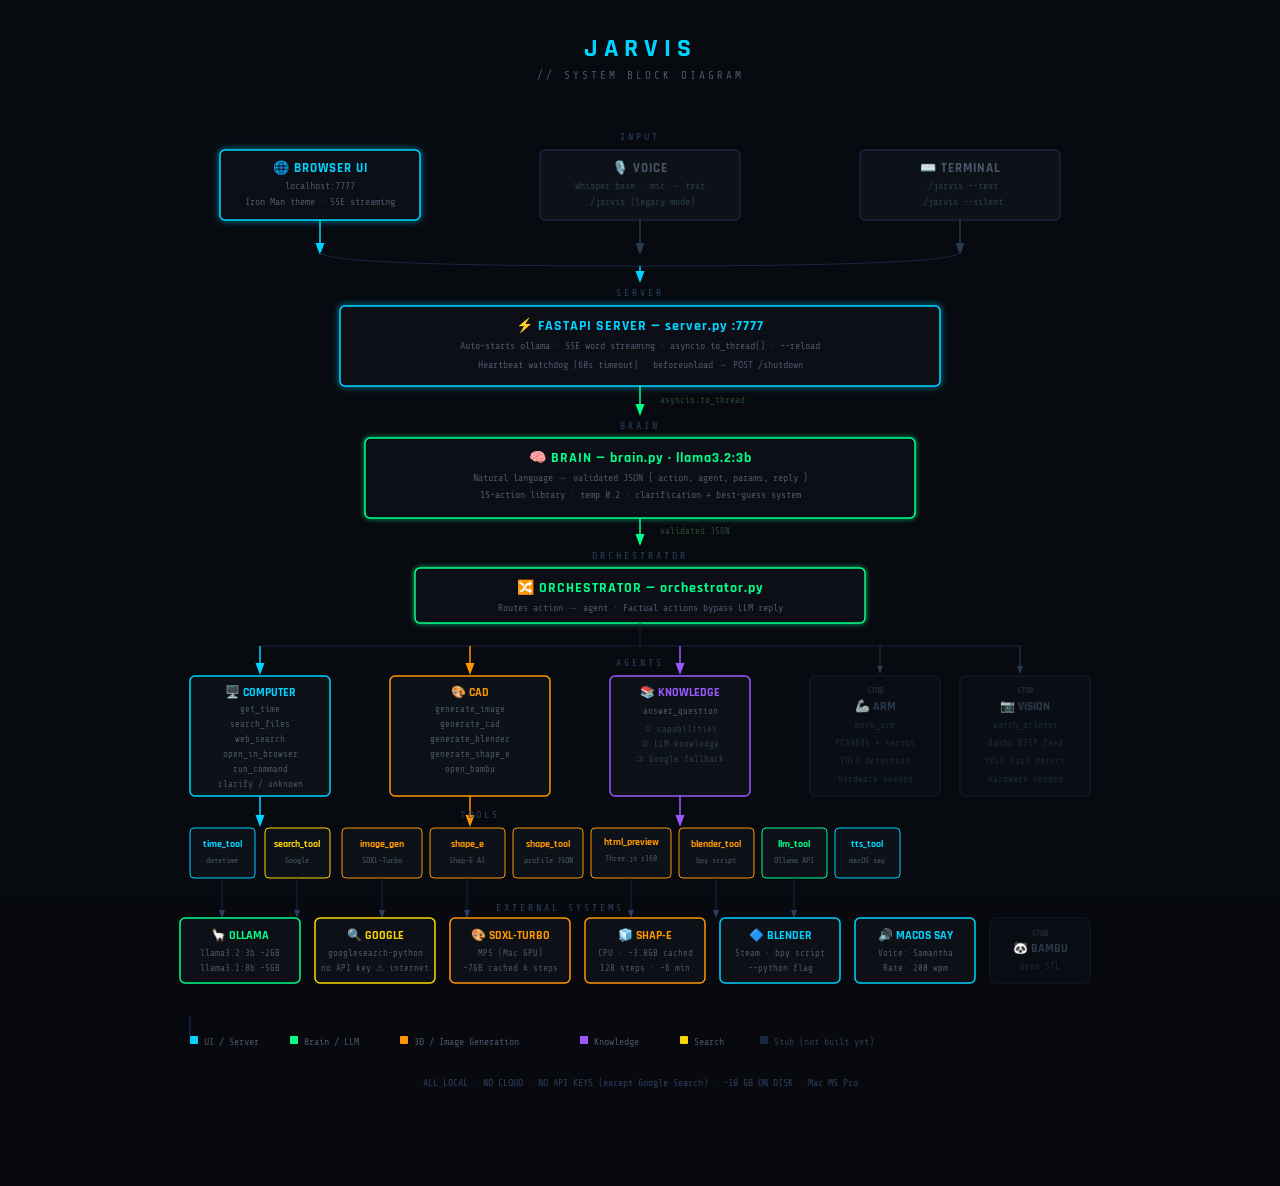
<file: static/diagram.html>
<!DOCTYPE html>
<html lang="en">
<head>
<meta charset="UTF-8">
<title>Jarvis — Block Diagram</title>
<link href="https://fonts.googleapis.com/css2?family=Rajdhani:wght@500;600;700&family=Share+Tech+Mono&display=swap" rel="stylesheet">
<style>
  * { box-sizing: border-box; margin: 0; padding: 0; }
  body {
    background: #07090f;
    display: flex;
    flex-direction: column;
    align-items: center;
    padding: 32px 24px 48px;
    font-family: 'Rajdhani', sans-serif;
    color: #c8d6e5;
    min-height: 100vh;
  }
  body::before {
    content: '';
    position: fixed; inset: 0;
    background: repeating-linear-gradient(0deg, transparent, transparent 2px, rgba(0,212,255,0.012) 2px, rgba(0,212,255,0.012) 4px);
    pointer-events: none; z-index: 999;
  }
  h1 {
    font-size: 26px; font-weight: 700; letter-spacing: 6px;
    color: #00d4ff; text-transform: uppercase; margin-bottom: 4px;
  }
  .sub {
    font-family: 'Share Tech Mono', monospace; font-size: 11px;
    letter-spacing: 3px; color: #4a5568; margin-bottom: 36px;
  }
  svg { overflow: visible; }
</style>
</head>
<body>

<h1>Jarvis</h1>
<div class="sub">// SYSTEM BLOCK DIAGRAM</div>

<svg width="100%" viewBox="0 0 960 1020" style="max-width:960px;display:block;margin:0 auto;">
  <defs>
    <!-- Arrow markers -->
    <marker id="arrow" markerWidth="8" markerHeight="8" refX="6" refY="3" orient="auto">
      <path d="M0,0 L0,6 L8,3 z" fill="#2a3f5f"/>
    </marker>
    <marker id="arrow-cyan" markerWidth="8" markerHeight="8" refX="6" refY="3" orient="auto">
      <path d="M0,0 L0,6 L8,3 z" fill="#00d4ff"/>
    </marker>
    <marker id="arrow-green" markerWidth="8" markerHeight="8" refX="6" refY="3" orient="auto">
      <path d="M0,0 L0,6 L8,3 z" fill="#00ff88"/>
    </marker>
    <marker id="arrow-orange" markerWidth="8" markerHeight="8" refX="6" refY="3" orient="auto">
      <path d="M0,0 L0,6 L8,3 z" fill="#ff9500"/>
    </marker>
    <marker id="arrow-purple" markerWidth="8" markerHeight="8" refX="6" refY="3" orient="auto">
      <path d="M0,0 L0,6 L8,3 z" fill="#9b59ff"/>
    </marker>
    <marker id="arrow-dim" markerWidth="8" markerHeight="8" refX="6" refY="3" orient="auto">
      <path d="M0,0 L0,6 L8,3 z" fill="#2a3a4a"/>
    </marker>

    <!-- Glow filters -->
    <filter id="glow-cyan" x="-20%" y="-20%" width="140%" height="140%">
      <feGaussianBlur stdDeviation="3" result="blur"/>
      <feMerge><feMergeNode in="blur"/><feMergeNode in="SourceGraphic"/></feMerge>
    </filter>
    <filter id="glow-green" x="-20%" y="-20%" width="140%" height="140%">
      <feGaussianBlur stdDeviation="2.5" result="blur"/>
      <feMerge><feMergeNode in="blur"/><feMergeNode in="SourceGraphic"/></feMerge>
    </filter>
  </defs>

  <!-- ═══════════════════════════════════════════════════════ -->
  <!-- ROW 1 — INPUT LAYER                                    -->
  <!-- ═══════════════════════════════════════════════════════ -->

  <!-- Label -->
  <text x="480" y="22" text-anchor="middle" font-family="Share Tech Mono" font-size="10" fill="#2a3f5f" letter-spacing="3">INPUT</text>

  <!-- Browser UI -->
  <rect x="60" y="32" width="200" height="70" rx="5" fill="#0d1117" stroke="#00d4ff" stroke-width="1.5" filter="url(#glow-cyan)"/>
  <text x="160" y="54" text-anchor="middle" font-family="Rajdhani" font-size="13" font-weight="700" fill="#00d4ff" letter-spacing="1">🌐  BROWSER UI</text>
  <text x="160" y="71" text-anchor="middle" font-family="Share Tech Mono" font-size="10" fill="#4a5568">localhost:7777</text>
  <text x="160" y="87" text-anchor="middle" font-family="Share Tech Mono" font-size="10" fill="#4a5568">Iron Man theme · SSE streaming</text>

  <!-- Voice -->
  <rect x="380" y="32" width="200" height="70" rx="5" fill="#0d1117" stroke="#1a2540" stroke-width="1.5"/>
  <text x="480" y="54" text-anchor="middle" font-family="Rajdhani" font-size="13" font-weight="700" fill="#4a5568" letter-spacing="1">🎙️  VOICE</text>
  <text x="480" y="71" text-anchor="middle" font-family="Share Tech Mono" font-size="10" fill="#2a3a4a">Whisper base · mic → text</text>
  <text x="480" y="87" text-anchor="middle" font-family="Share Tech Mono" font-size="10" fill="#2a3a4a">./jarvis (legacy mode)</text>

  <!-- Terminal -->
  <rect x="700" y="32" width="200" height="70" rx="5" fill="#0d1117" stroke="#1a2540" stroke-width="1.5"/>
  <text x="800" y="54" text-anchor="middle" font-family="Rajdhani" font-size="13" font-weight="700" fill="#4a5568" letter-spacing="1">⌨️  TERMINAL</text>
  <text x="800" y="71" text-anchor="middle" font-family="Share Tech Mono" font-size="10" fill="#2a3a4a">./jarvis --text</text>
  <text x="800" y="87" text-anchor="middle" font-family="Share Tech Mono" font-size="10" fill="#2a3a4a">./jarvis --silent</text>

  <!-- Arrows: inputs → server -->
  <line x1="160" y1="102" x2="160" y2="134" stroke="#00d4ff" stroke-width="1.5" marker-end="url(#arrow-cyan)"/>
  <line x1="480" y1="102" x2="480" y2="134" stroke="#2a3a4a" stroke-width="1.5" marker-end="url(#arrow-dim)"/>
  <line x1="800" y1="102" x2="800" y2="134" stroke="#2a3a4a" stroke-width="1.5" marker-end="url(#arrow-dim)"/>
  <!-- Merge lines -->
  <path d="M160,134 Q160,148 480,148 Q800,148 800,134" fill="none" stroke="#1a2540" stroke-width="1"/>
  <line x1="480" y1="148" x2="480" y2="162" stroke="#00d4ff" stroke-width="1.5" marker-end="url(#arrow-cyan)"/>

  <!-- ═══════════════════════════════════════════════════════ -->
  <!-- ROW 2 — SERVER                                         -->
  <!-- ═══════════════════════════════════════════════════════ -->

  <text x="480" y="178" text-anchor="middle" font-family="Share Tech Mono" font-size="10" fill="#2a3f5f" letter-spacing="3">SERVER</text>

  <rect x="180" y="188" width="600" height="80" rx="5" fill="#0d1117" stroke="#00d4ff" stroke-width="1.5" filter="url(#glow-cyan)"/>
  <text x="480" y="212" text-anchor="middle" font-family="Rajdhani" font-size="14" font-weight="700" fill="#00d4ff" letter-spacing="1">⚡  FASTAPI SERVER  —  server.py  :7777</text>
  <text x="480" y="231" text-anchor="middle" font-family="Share Tech Mono" font-size="10" fill="#4a5568">Auto-starts ollama  ·  SSE word streaming  ·  asyncio.to_thread()  ·  --reload</text>
  <text x="480" y="250" text-anchor="middle" font-family="Share Tech Mono" font-size="10" fill="#4a5568">Heartbeat watchdog (60s timeout)  ·  beforeunload → POST /shutdown</text>

  <!-- Arrow server → brain -->
  <line x1="480" y1="268" x2="480" y2="295" stroke="#00ff88" stroke-width="1.5" marker-end="url(#arrow-green)"/>
  <text x="500" y="285" font-family="Share Tech Mono" font-size="9" fill="#2a4a30">asyncio.to_thread</text>

  <!-- ═══════════════════════════════════════════════════════ -->
  <!-- ROW 3 — BRAIN                                          -->
  <!-- ═══════════════════════════════════════════════════════ -->

  <text x="480" y="311" text-anchor="middle" font-family="Share Tech Mono" font-size="10" fill="#2a3f5f" letter-spacing="3">BRAIN</text>

  <rect x="205" y="320" width="550" height="80" rx="5" fill="#0d1117" stroke="#00ff88" stroke-width="1.5" filter="url(#glow-green)"/>
  <text x="480" y="344" text-anchor="middle" font-family="Rajdhani" font-size="14" font-weight="700" fill="#00ff88" letter-spacing="1">🧠  BRAIN  —  brain.py  ·  llama3.2:3b</text>
  <text x="480" y="363" text-anchor="middle" font-family="Share Tech Mono" font-size="10" fill="#4a5568">Natural language  →  validated JSON  { action, agent, params, reply }</text>
  <text x="480" y="380" text-anchor="middle" font-family="Share Tech Mono" font-size="10" fill="#4a5568">15-action library  ·  temp 0.2  ·  clarification + best-guess system</text>

  <!-- Arrow brain → orchestrator -->
  <line x1="480" y1="400" x2="480" y2="425" stroke="#00ff88" stroke-width="1.5" marker-end="url(#arrow-green)"/>
  <text x="500" y="416" font-family="Share Tech Mono" font-size="9" fill="#2a4a30">validated JSON</text>

  <!-- ═══════════════════════════════════════════════════════ -->
  <!-- ROW 4 — ORCHESTRATOR                                   -->
  <!-- ═══════════════════════════════════════════════════════ -->

  <text x="480" y="441" text-anchor="middle" font-family="Share Tech Mono" font-size="10" fill="#2a3f5f" letter-spacing="3">ORCHESTRATOR</text>

  <rect x="255" y="450" width="450" height="55" rx="5" fill="#0d1117" stroke="#00ff88" stroke-width="1.5" filter="url(#glow-green)"/>
  <text x="480" y="474" text-anchor="middle" font-family="Rajdhani" font-size="14" font-weight="700" fill="#00ff88" letter-spacing="1">🔀  ORCHESTRATOR  —  orchestrator.py</text>
  <text x="480" y="493" text-anchor="middle" font-family="Share Tech Mono" font-size="10" fill="#4a5568">Routes action → agent  ·  Factual actions bypass LLM reply</text>

  <!-- Fan out arrows to agents -->
  <!-- line from bottom of orchestrator to fan point -->
  <line x1="480" y1="505" x2="480" y2="528" stroke="#1a2540" stroke-width="1"/>
  <!-- horizontal fan bar -->
  <line x1="100" y1="528" x2="860" y2="528" stroke="#1a2540" stroke-width="1"/>
  <!-- drops to each agent -->
  <line x1="100"  y1="528" x2="100"  y2="554" stroke="#00d4ff" stroke-width="1.5" marker-end="url(#arrow-cyan)"/>
  <line x1="310"  y1="528" x2="310"  y2="554" stroke="#ff9500" stroke-width="1.5" marker-end="url(#arrow-orange)"/>
  <line x1="520"  y1="528" x2="520"  y2="554" stroke="#9b59ff" stroke-width="1.5" marker-end="url(#arrow-purple)"/>
  <line x1="720"  y1="528" x2="720"  y2="554" stroke="#2a3a4a" stroke-width="1" marker-end="url(#arrow-dim)"/>
  <line x1="860"  y1="528" x2="860"  y2="554" stroke="#2a3a4a" stroke-width="1" marker-end="url(#arrow-dim)"/>

  <!-- ═══════════════════════════════════════════════════════ -->
  <!-- ROW 5 — AGENTS                                         -->
  <!-- ═══════════════════════════════════════════════════════ -->

  <text x="480" y="548" text-anchor="middle" font-family="Share Tech Mono" font-size="10" fill="#2a3f5f" letter-spacing="3">AGENTS</text>

  <!-- Computer Agent -->
  <rect x="30" y="558" width="140" height="120" rx="5" fill="#0d1117" stroke="#00d4ff" stroke-width="1.5"/>
  <text x="100" y="578" text-anchor="middle" font-family="Rajdhani" font-size="12" font-weight="700" fill="#00d4ff">🖥️ COMPUTER</text>
  <text x="100" y="594" text-anchor="middle" font-family="Share Tech Mono" font-size="9" fill="#4a5568">get_time</text>
  <text x="100" y="609" text-anchor="middle" font-family="Share Tech Mono" font-size="9" fill="#4a5568">search_files</text>
  <text x="100" y="624" text-anchor="middle" font-family="Share Tech Mono" font-size="9" fill="#4a5568">web_search</text>
  <text x="100" y="639" text-anchor="middle" font-family="Share Tech Mono" font-size="9" fill="#4a5568">open_in_browser</text>
  <text x="100" y="654" text-anchor="middle" font-family="Share Tech Mono" font-size="9" fill="#4a5568">run_command</text>
  <text x="100" y="669" text-anchor="middle" font-family="Share Tech Mono" font-size="9" fill="#4a5568">clarify / unknown</text>

  <!-- CAD Agent -->
  <rect x="230" y="558" width="160" height="120" rx="5" fill="#0d1117" stroke="#ff9500" stroke-width="1.5"/>
  <text x="310" y="578" text-anchor="middle" font-family="Rajdhani" font-size="12" font-weight="700" fill="#ff9500">🎨 CAD</text>
  <text x="310" y="594" text-anchor="middle" font-family="Share Tech Mono" font-size="9" fill="#4a5568">generate_image</text>
  <text x="310" y="609" text-anchor="middle" font-family="Share Tech Mono" font-size="9" fill="#4a5568">generate_cad</text>
  <text x="310" y="624" text-anchor="middle" font-family="Share Tech Mono" font-size="9" fill="#4a5568">generate_blender</text>
  <text x="310" y="639" text-anchor="middle" font-family="Share Tech Mono" font-size="9" fill="#4a5568">generate_shape_e</text>
  <text x="310" y="654" text-anchor="middle" font-family="Share Tech Mono" font-size="9" fill="#4a5568">open_bambu</text>

  <!-- Knowledge Agent -->
  <rect x="450" y="558" width="140" height="120" rx="5" fill="#0d1117" stroke="#9b59ff" stroke-width="1.5"/>
  <text x="520" y="578" text-anchor="middle" font-family="Rajdhani" font-size="12" font-weight="700" fill="#9b59ff">📚 KNOWLEDGE</text>
  <text x="520" y="596" text-anchor="middle" font-family="Share Tech Mono" font-size="9" fill="#4a5568">answer_question</text>
  <text x="520" y="614" text-anchor="middle" font-family="Share Tech Mono" font-size="9" fill="#2a3a4a">① capabilities</text>
  <text x="520" y="629" text-anchor="middle" font-family="Share Tech Mono" font-size="9" fill="#2a3a4a">② LLM knowledge</text>
  <text x="520" y="644" text-anchor="middle" font-family="Share Tech Mono" font-size="9" fill="#2a3a4a">③ Google fallback</text>

  <!-- Arm Agent (stub) -->
  <rect x="650" y="558" width="130" height="120" rx="5" fill="#0d1117" stroke="#1a2540" stroke-width="1.5" opacity="0.5"/>
  <text x="715" y="575" text-anchor="middle" font-family="Share Tech Mono" font-size="8" fill="#2a3a4a">STUB</text>
  <text x="715" y="592" text-anchor="middle" font-family="Rajdhani" font-size="12" font-weight="700" fill="#2a3a4a">🦾 ARM</text>
  <text x="715" y="610" text-anchor="middle" font-family="Share Tech Mono" font-size="9" fill="#1a2a3a">move_arm</text>
  <text x="715" y="628" text-anchor="middle" font-family="Share Tech Mono" font-size="9" fill="#1a2a3a">PCA9685 + servos</text>
  <text x="715" y="646" text-anchor="middle" font-family="Share Tech Mono" font-size="9" fill="#1a2a3a">YOLO detection</text>
  <text x="715" y="664" text-anchor="middle" font-family="Share Tech Mono" font-size="9" fill="#1a2a3a">hardware needed</text>

  <!-- Vision Agent (stub) -->
  <rect x="800" y="558" width="130" height="120" rx="5" fill="#0d1117" stroke="#1a2540" stroke-width="1.5" opacity="0.5"/>
  <text x="865" y="575" text-anchor="middle" font-family="Share Tech Mono" font-size="8" fill="#2a3a4a">STUB</text>
  <text x="865" y="592" text-anchor="middle" font-family="Rajdhani" font-size="12" font-weight="700" fill="#2a3a4a">📷 VISION</text>
  <text x="865" y="610" text-anchor="middle" font-family="Share Tech Mono" font-size="9" fill="#1a2a3a">watch_printer</text>
  <text x="865" y="628" text-anchor="middle" font-family="Share Tech Mono" font-size="9" fill="#1a2a3a">Bambu RTSP feed</text>
  <text x="865" y="646" text-anchor="middle" font-family="Share Tech Mono" font-size="9" fill="#1a2a3a">YOLO fail detect</text>
  <text x="865" y="664" text-anchor="middle" font-family="Share Tech Mono" font-size="9" fill="#1a2a3a">hardware needed</text>

  <!-- Arrows agents → tools -->
  <line x1="100" y1="678" x2="100" y2="706" stroke="#00d4ff" stroke-width="1.5" marker-end="url(#arrow-cyan)"/>
  <line x1="310" y1="678" x2="310" y2="706" stroke="#ff9500" stroke-width="1.5" marker-end="url(#arrow-orange)"/>
  <line x1="520" y1="678" x2="520" y2="706" stroke="#9b59ff" stroke-width="1.5" marker-end="url(#arrow-purple)"/>

  <!-- ═══════════════════════════════════════════════════════ -->
  <!-- ROW 6 — TOOLS                                          -->
  <!-- ═══════════════════════════════════════════════════════ -->

  <text x="320" y="700" text-anchor="middle" font-family="Share Tech Mono" font-size="10" fill="#2a3f5f" letter-spacing="3">TOOLS</text>

  <!-- time_tool under computer -->
  <rect x="30" y="710" width="65" height="50" rx="4" fill="#0d1117" stroke="#00d4ff" stroke-width="1"/>
  <text x="62" y="729" text-anchor="middle" font-family="Rajdhani" font-size="10" font-weight="700" fill="#00d4ff">time_tool</text>
  <text x="62" y="745" text-anchor="middle" font-family="Share Tech Mono" font-size="8" fill="#4a5568">datetime</text>

  <!-- search_tool under computer -->
  <rect x="105" y="710" width="65" height="50" rx="4" fill="#0d1117" stroke="#ffd700" stroke-width="1"/>
  <text x="137" y="729" text-anchor="middle" font-family="Rajdhani" font-size="10" font-weight="700" fill="#ffd700">search_tool</text>
  <text x="137" y="745" text-anchor="middle" font-family="Share Tech Mono" font-size="8" fill="#4a5568">Google</text>

  <!-- image_gen_tool under cad -->
  <rect x="182" y="710" width="80" height="50" rx="4" fill="#0d1117" stroke="#ff9500" stroke-width="1"/>
  <text x="222" y="729" text-anchor="middle" font-family="Rajdhani" font-size="10" font-weight="700" fill="#ff9500">image_gen</text>
  <text x="222" y="745" text-anchor="middle" font-family="Share Tech Mono" font-size="8" fill="#4a5568">SDXL-Turbo</text>

  <!-- shape_e_tool -->
  <rect x="270" y="710" width="75" height="50" rx="4" fill="#0d1117" stroke="#ff9500" stroke-width="1"/>
  <text x="307" y="729" text-anchor="middle" font-family="Rajdhani" font-size="10" font-weight="700" fill="#ff9500">shape_e</text>
  <text x="307" y="745" text-anchor="middle" font-family="Share Tech Mono" font-size="8" fill="#4a5568">Shap-E AI</text>

  <!-- shape_tool (profile compiler) -->
  <rect x="353" y="710" width="70" height="50" rx="4" fill="#0d1117" stroke="#ff9500" stroke-width="1"/>
  <text x="388" y="729" text-anchor="middle" font-family="Rajdhani" font-size="10" font-weight="700" fill="#ff9500">shape_tool</text>
  <text x="388" y="745" text-anchor="middle" font-family="Share Tech Mono" font-size="8" fill="#4a5568">profile JSON</text>

  <!-- html_preview_tool -->
  <rect x="431" y="710" width="80" height="50" rx="4" fill="#0d1117" stroke="#ff9500" stroke-width="1"/>
  <text x="471" y="727" text-anchor="middle" font-family="Rajdhani" font-size="10" font-weight="700" fill="#ff9500">html_preview</text>
  <text x="471" y="743" text-anchor="middle" font-family="Share Tech Mono" font-size="8" fill="#4a5568">Three.js r160</text>

  <!-- blender_tool -->
  <rect x="519" y="710" width="75" height="50" rx="4" fill="#0d1117" stroke="#ff9500" stroke-width="1"/>
  <text x="556" y="729" text-anchor="middle" font-family="Rajdhani" font-size="10" font-weight="700" fill="#ff9500">blender_tool</text>
  <text x="556" y="745" text-anchor="middle" font-family="Share Tech Mono" font-size="8" fill="#4a5568">bpy script</text>

  <!-- llm_tool under knowledge -->
  <rect x="602" y="710" width="65" height="50" rx="4" fill="#0d1117" stroke="#00ff88" stroke-width="1"/>
  <text x="634" y="729" text-anchor="middle" font-family="Rajdhani" font-size="10" font-weight="700" fill="#00ff88">llm_tool</text>
  <text x="634" y="745" text-anchor="middle" font-family="Share Tech Mono" font-size="8" fill="#4a5568">Ollama API</text>

  <!-- tts_tool -->
  <rect x="675" y="710" width="65" height="50" rx="4" fill="#0d1117" stroke="#00d4ff" stroke-width="1"/>
  <text x="707" y="729" text-anchor="middle" font-family="Rajdhani" font-size="10" font-weight="700" fill="#00d4ff">tts_tool</text>
  <text x="707" y="745" text-anchor="middle" font-family="Share Tech Mono" font-size="8" fill="#4a5568">macOS say</text>

  <!-- Arrows tools → external -->
  <line x1="62"  y1="760" x2="62"  y2="798" stroke="#1a2540" stroke-width="1" marker-end="url(#arrow)"/>
  <line x1="137" y1="760" x2="137" y2="798" stroke="#1a2540" stroke-width="1" marker-end="url(#arrow)"/>
  <line x1="222" y1="760" x2="222" y2="798" stroke="#1a2540" stroke-width="1" marker-end="url(#arrow)"/>
  <line x1="307" y1="760" x2="307" y2="798" stroke="#1a2540" stroke-width="1" marker-end="url(#arrow)"/>
  <line x1="471" y1="760" x2="471" y2="798" stroke="#1a2540" stroke-width="1" marker-end="url(#arrow)"/>
  <line x1="556" y1="760" x2="556" y2="798" stroke="#1a2540" stroke-width="1" marker-end="url(#arrow)"/>
  <line x1="634" y1="760" x2="634" y2="798" stroke="#1a2540" stroke-width="1" marker-end="url(#arrow)"/>

  <!-- ═══════════════════════════════════════════════════════ -->
  <!-- ROW 7 — EXTERNAL SYSTEMS                               -->
  <!-- ═══════════════════════════════════════════════════════ -->

  <text x="400" y="793" text-anchor="middle" font-family="Share Tech Mono" font-size="10" fill="#2a3f5f" letter-spacing="3">EXTERNAL SYSTEMS</text>

  <!-- Ollama -->
  <rect x="20" y="800" width="120" height="65" rx="5" fill="#0d1117" stroke="#00ff88" stroke-width="1.5"/>
  <text x="80" y="821" text-anchor="middle" font-family="Rajdhani" font-size="12" font-weight="700" fill="#00ff88">🦙 OLLAMA</text>
  <text x="80" y="838" text-anchor="middle" font-family="Share Tech Mono" font-size="9" fill="#4a5568">llama3.2:3b  ~2GB</text>
  <text x="80" y="853" text-anchor="middle" font-family="Share Tech Mono" font-size="9" fill="#4a5568">llama3.1:8b  ~5GB</text>

  <!-- Google -->
  <rect x="155" y="800" width="120" height="65" rx="5" fill="#0d1117" stroke="#ffd700" stroke-width="1.5"/>
  <text x="215" y="821" text-anchor="middle" font-family="Rajdhani" font-size="12" font-weight="700" fill="#ffd700">🔍 GOOGLE</text>
  <text x="215" y="838" text-anchor="middle" font-family="Share Tech Mono" font-size="9" fill="#4a5568">googlesearch-python</text>
  <text x="215" y="853" text-anchor="middle" font-family="Share Tech Mono" font-size="9" fill="#4a5568">no API key  ⚠ internet</text>

  <!-- SDXL-Turbo -->
  <rect x="290" y="800" width="120" height="65" rx="5" fill="#0d1117" stroke="#ff9500" stroke-width="1.5"/>
  <text x="350" y="821" text-anchor="middle" font-family="Rajdhani" font-size="12" font-weight="700" fill="#ff9500">🎨 SDXL-TURBO</text>
  <text x="350" y="838" text-anchor="middle" font-family="Share Tech Mono" font-size="9" fill="#4a5568">MPS (Mac GPU)</text>
  <text x="350" y="853" text-anchor="middle" font-family="Share Tech Mono" font-size="9" fill="#4a5568">~7GB cached  4 steps</text>

  <!-- Shap-E -->
  <rect x="425" y="800" width="120" height="65" rx="5" fill="#0d1117" stroke="#ff9500" stroke-width="1.5"/>
  <text x="485" y="821" text-anchor="middle" font-family="Rajdhani" font-size="12" font-weight="700" fill="#ff9500">🧊 SHAP-E</text>
  <text x="485" y="838" text-anchor="middle" font-family="Share Tech Mono" font-size="9" fill="#4a5568">CPU · ~3.8GB cached</text>
  <text x="485" y="853" text-anchor="middle" font-family="Share Tech Mono" font-size="9" fill="#4a5568">128 steps · ~6 min</text>

  <!-- Blender -->
  <rect x="560" y="800" width="120" height="65" rx="5" fill="#0d1117" stroke="#00d4ff" stroke-width="1.5"/>
  <text x="620" y="821" text-anchor="middle" font-family="Rajdhani" font-size="12" font-weight="700" fill="#00d4ff">🔷 BLENDER</text>
  <text x="620" y="838" text-anchor="middle" font-family="Share Tech Mono" font-size="9" fill="#4a5568">Steam  ·  bpy script</text>
  <text x="620" y="853" text-anchor="middle" font-family="Share Tech Mono" font-size="9" fill="#4a5568">--python flag</text>

  <!-- macOS say -->
  <rect x="695" y="800" width="120" height="65" rx="5" fill="#0d1117" stroke="#00d4ff" stroke-width="1.5"/>
  <text x="755" y="821" text-anchor="middle" font-family="Rajdhani" font-size="12" font-weight="700" fill="#00d4ff">🔊 MACOS SAY</text>
  <text x="755" y="838" text-anchor="middle" font-family="Share Tech Mono" font-size="9" fill="#4a5568">Voice: Samantha</text>
  <text x="755" y="853" text-anchor="middle" font-family="Share Tech Mono" font-size="9" fill="#4a5568">Rate: 200 wpm</text>

  <!-- Bambu (stub) -->
  <rect x="830" y="800" width="100" height="65" rx="5" fill="#0d1117" stroke="#1a2540" stroke-width="1.5" opacity="0.45"/>
  <text x="880" y="818" text-anchor="middle" font-family="Share Tech Mono" font-size="8" fill="#2a3a4a">STUB</text>
  <text x="880" y="834" text-anchor="middle" font-family="Rajdhani" font-size="12" font-weight="700" fill="#2a3a4a">🐼 BAMBU</text>
  <text x="880" y="851" text-anchor="middle" font-family="Share Tech Mono" font-size="9" fill="#1a2a3a">open STL</text>

  <!-- ═══════════════════════════════════════════════════════ -->
  <!-- LEGEND                                                 -->
  <!-- ═══════════════════════════════════════════════════════ -->

  <line x1="30" y1="898" x2="30" y2="918" stroke="#1a2540" stroke-width="1.5"/>
  <rect x="30" y="918" width="8" height="8" rx="1" fill="#00d4ff"/>
  <text x="44" y="927" font-family="Share Tech Mono" font-size="10" fill="#4a5568">UI / Server</text>

  <rect x="130" y="918" width="8" height="8" rx="1" fill="#00ff88"/>
  <text x="144" y="927" font-family="Share Tech Mono" font-size="10" fill="#4a5568">Brain / LLM</text>

  <rect x="240" y="918" width="8" height="8" rx="1" fill="#ff9500"/>
  <text x="254" y="927" font-family="Share Tech Mono" font-size="10" fill="#4a5568">3D / Image Generation</text>

  <rect x="420" y="918" width="8" height="8" rx="1" fill="#9b59ff"/>
  <text x="434" y="927" font-family="Share Tech Mono" font-size="10" fill="#4a5568">Knowledge</text>

  <rect x="520" y="918" width="8" height="8" rx="1" fill="#ffd700"/>
  <text x="534" y="927" font-family="Share Tech Mono" font-size="10" fill="#4a5568">Search</text>

  <rect x="600" y="918" width="8" height="8" rx="1" fill="#1a2540"/>
  <text x="614" y="927" font-family="Share Tech Mono" font-size="10" fill="#2a3a4a">Stub (not built yet)</text>

  <!-- total -->
  <text x="480" y="968" text-anchor="middle" font-family="Share Tech Mono" font-size="10" fill="#2a3f5f">ALL LOCAL · NO CLOUD · NO API KEYS (except Google Search)  ·  ~18 GB ON DISK  ·  Mac M5 Pro</text>

</svg>

</body>
</html>
</file>
